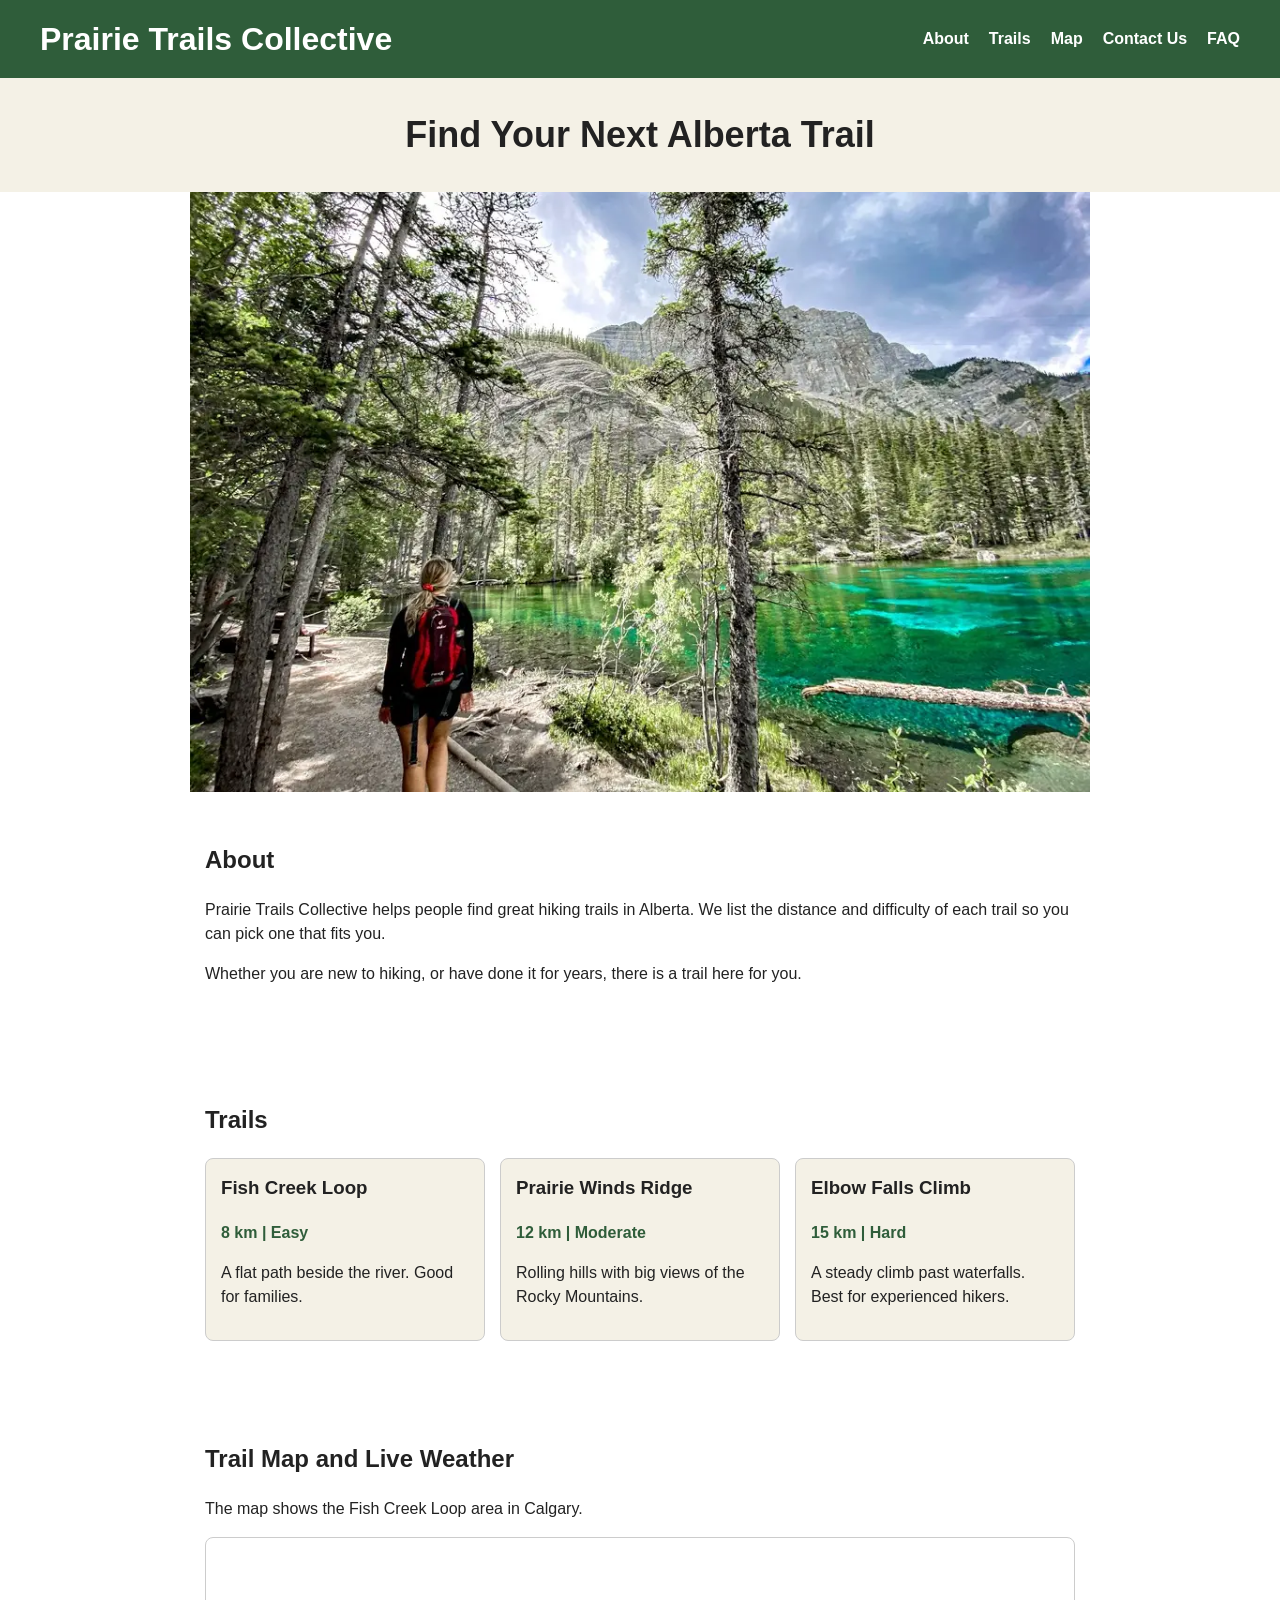
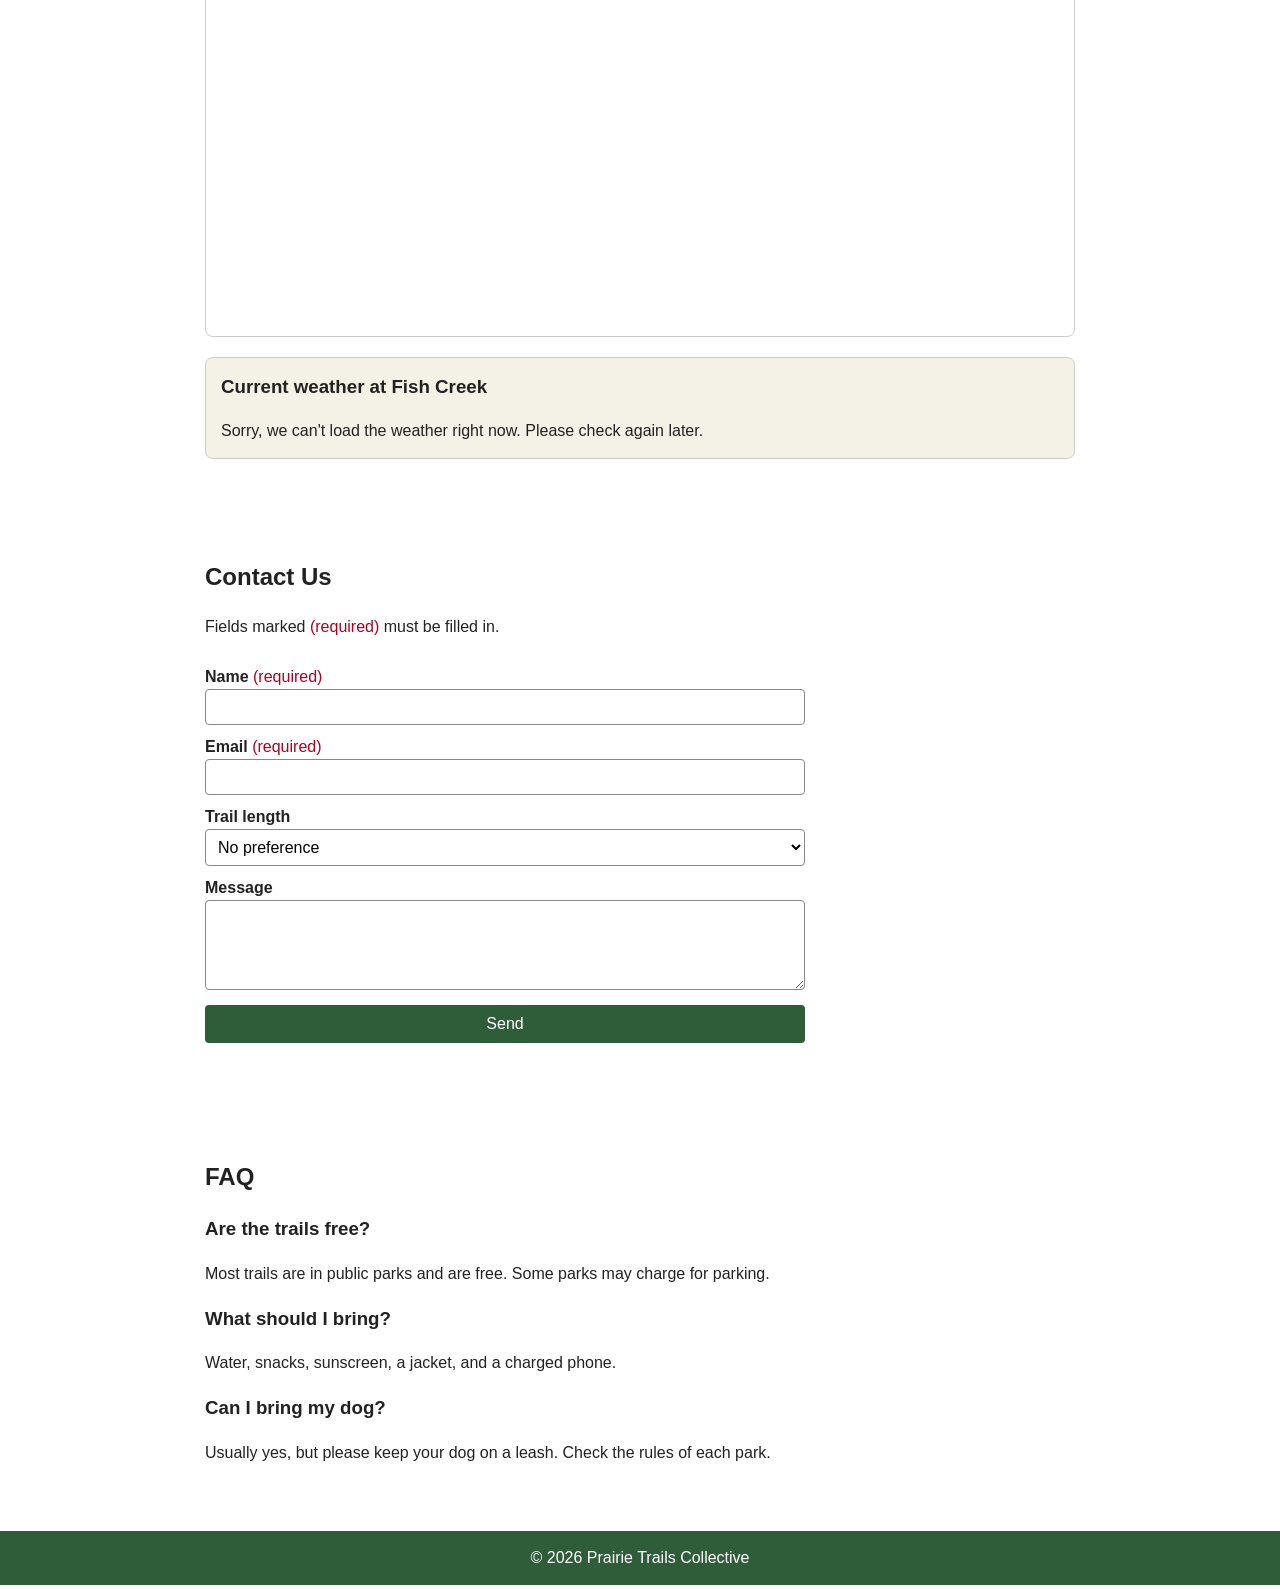
<file: index.html>
<!DOCTYPE html>
<html lang="en">
<head>
  <meta charset="UTF-8">
  <meta name="viewport" content="width=device-width, initial-scale=1.0">
  <title>Explore Alberta Trails | Interactive Map and Live Weather</title>

  <!-- SEO and AIO metadata -->
  <meta name="description" content="Find real-time weather and route info for beginner-friendly Alberta trails.">
  <meta name="author" content="Sean Kinnear">
  <meta name="robots" content="index, follow">
  <meta property="og:title" content="Explore Alberta Trails | Interactive Map and Live Weather">
  <meta property="og:description" content="Find real-time weather and route info for beginner-friendly Alberta trails.">
  <meta property="og:type" content="website">
  <meta property="og:image" content="hike-960.jpg">

  <!-- Structured data: tells search engines and AI tools what this page is -->
  <script type="application/ld+json">
  {
    "@context": "https://schema.org",
    "@type": "WebPage",
    "name": "Prairie Trails Collective",
    "description": "Beginner-friendly Alberta hiking trails with a map and live weather.",
    "inLanguage": "en-CA"
  }
  </script>

  <link rel="stylesheet" href="styles.css">
</head>
<body>

  <!-- Header: branding and navigation bar -->
  <header class="header">
    <p class="brand">Prairie Trails Collective</p>
    <nav aria-label="Main navigation">
      <ul class="nav-list">
        <li><a href="#about">About</a></li>
        <li><a href="#trails">Trails</a></li>
        <li><a href="#map">Map</a></li>
        <li><a href="#contact">Contact Us</a></li>
        <li><a href="#faq">FAQ</a></li>
      </ul>
    </nav>
  </header>

  <main id="main">
    <h1 class="page-title">Find Your Next Alberta Trail</h1>

    <!-- Hero image: WebP first, JPEG as a backup, two sizes -->
    <picture class="hero">
      <source type="image/webp"
              srcset="hike-480.webp 480w, hike-960.webp 960w"
              sizes="(min-width: 900px) 900px, 100vw">
      <img src="hike-960.jpg"
           srcset="hike-480.jpg 480w, hike-960.jpg 960w"
           sizes="(min-width: 900px) 900px, 100vw"
           width="960" height="640"
           alt="A hiker with a red backpack walks a forest trail beside a turquoise lake with mountains behind">
    </picture>

    <!-- About section -->
    <section id="about" aria-labelledby="about-heading">
      <h2 id="about-heading">About</h2>
      <p>Prairie Trails Collective helps people find great hiking trails in Alberta. We list the distance and difficulty of each trail so you can pick one that fits you.</p>
      <p>Whether you are new to hiking, or have done it for years, there is a trail here for you.</p>
    </section>

    <!-- Trails section -->
    <section id="trails" aria-labelledby="trails-heading">
      <h2 id="trails-heading">Trails</h2>
      <div class="trail-list">
        <article class="trail">
          <h3>Fish Creek Loop</h3>
          <p class="trail-info">8 km | Easy</p>
          <p>A flat path beside the river. Good for families.</p>
        </article>
        <article class="trail">
          <h3>Prairie Winds Ridge</h3>
          <p class="trail-info">12 km | Moderate</p>
          <p>Rolling hills with big views of the Rocky Mountains.</p>
        </article>
        <article class="trail">
          <h3>Elbow Falls Climb</h3>
          <p class="trail-info">15 km | Hard</p>
          <p>A steady climb past waterfalls. Best for experienced hikers.</p>
        </article>
      </div>
    </section>

    <!-- Map and live weather section -->
    <section id="map" aria-labelledby="map-heading">
      <h2 id="map-heading">Trail Map and Live Weather</h2>
      <p>The map shows the Fish Creek Loop area in Calgary.</p>

      <!-- Map from OpenStreetMap. Only loads when scrolled to.
           referrerpolicy and sandbox limit what the embed can do. -->
      <div class="map-wrapper">
        <iframe
          title="Map of the Fish Creek Loop trail area in Calgary"
          src="https://www.openstreetmap.org/export/embed.html?bbox=-114.10%2C50.88%2C-113.93%2C50.97&amp;layer=mapnik&amp;marker=50.93%2C-114.00"
          loading="lazy"
          referrerpolicy="no-referrer"
          sandbox="allow-scripts allow-same-origin"></iframe>
      </div>

      <!-- JavaScript puts the weather here -->
      <div class="weather" id="weather" aria-live="polite">
        <h3>Current weather at Fish Creek</h3>
        <p id="weather-message">Loading weather...</p>
      </div>
    </section>

    <!-- Contact Us section -->
    <section id="contact" aria-labelledby="contact-heading">
      <h2 id="contact-heading">Contact Us</h2>
      <p>Fields marked <span class="required">(required)</span> must be filled in.</p>

      <form id="contact-form" action="#" method="post">
        <label for="name">Name <span class="required">(required)</span></label>
        <input type="text" id="name" name="name" required>

        <label for="email">Email <span class="required">(required)</span></label>
        <input type="email" id="email" name="email" required>

        <label for="trail-length">Trail length</label>
        <select id="trail-length" name="trail-length">
          <option value="no preference">No preference</option>
          <option value="short (under 5 km)">Short (under 5 km)</option>
          <option value="medium (5 to 10 km)">Medium (5 to 10 km)</option>
          <option value="long (over 10 km)">Long (over 10 km)</option>
        </select>

        <label for="message">Message</label>
        <textarea id="message" name="message" rows="4"></textarea>

        <button type="submit">Send</button>
      </form>

      <!-- JavaScript puts the thank-you message here -->
      <p id="form-message" class="form-message" role="status"></p>
    </section>

    <!-- FAQ section -->
    <section id="faq" aria-labelledby="faq-heading">
      <h2 id="faq-heading">FAQ</h2>

      <h3>Are the trails free?</h3>
      <p>Most trails are in public parks and are free. Some parks may charge for parking.</p>

      <h3>What should I bring?</h3>
      <p>Water, snacks, sunscreen, a jacket, and a charged phone.</p>

      <h3>Can I bring my dog?</h3>
      <p>Usually yes, but please keep your dog on a leash. Check the rules of each park.</p>
    </section>
  </main>

  <footer class="footer">
    <p>&copy; 2026 Prairie Trails Collective</p>
  </footer>

  <!-- JavaScript file, linked at the bottom so the page loads first -->
  <script src="script.js"></script>

</body>
</html>
</file>
<file: styles.css>
/* ---------- Basic setup ---------- */

* {
  box-sizing: border-box;
}

html {
  scroll-behavior: smooth;
}

body {
  font-family: Arial, sans-serif;
  line-height: 1.5;
  margin: 0;
  color: #222222;
  background-color: #ffffff;
}

/* ---------- Header and navigation ---------- */

.header {
  background-color: #2f5d3a;
  color: white;
  padding: 15px;
  text-align: center;
}

.brand {
  margin: 0 0 10px 0;
  font-size: 1.5rem;
  font-weight: bold;
}

.nav-list {
  display: flex;
  flex-wrap: wrap;
  justify-content: center;
  gap: 10px 20px;
  list-style: none;
  margin: 0;
  padding: 0;
}

.nav-list a {
  color: white;
  font-weight: bold;
  text-decoration: none;
}

.nav-list a:hover,
.nav-list a:focus {
  text-decoration: underline;
}

/* ---------- Page title ---------- */

.page-title {
  margin: 0;
  padding: 30px 15px;
  background-color: #f4f1e6;
  text-align: center;
  font-size: 1.75rem;
}

/* ---------- Sections ---------- */

section {
  max-width: 900px;
  margin: 0 auto;
  padding: 30px 15px;
}

h2 {
  margin-top: 0;
}

/* ---------- Trails ---------- */

.trail {
  border: 1px solid #cccccc;
  border-radius: 8px;
  padding: 15px;
  margin-bottom: 15px;
  background-color: #f4f1e6;
}

.trail h3 {
  margin-top: 0;
}

.trail-info {
  font-weight: bold;
  color: #2f5d3a;
}

/* ---------- Contact form ---------- */

form {
  display: flex;
  flex-direction: column;
}

label {
  margin-top: 10px;
  font-weight: bold;
}

input,
textarea {
  padding: 8px;
  font-size: 1rem;
  border: 1px solid #888888;
  border-radius: 4px;
}

button {
  margin-top: 15px;
  padding: 10px 20px;
  font-size: 1rem;
  color: white;
  background-color: #2f5d3a;
  border: none;
  border-radius: 4px;
  cursor: pointer;
}

button:hover {
  background-color: #1f3f27;
}

/* ---------- Footer ---------- */

.footer {
  padding: 15px;
  color: white;
  background-color: #2f5d3a;
  text-align: center;
}

.footer p {
  margin: 0;
}

/* ---------- Media query 1: tablets (768px and up) ---------- */

@media (min-width: 768px) {
  .brand {
    font-size: 2rem;
  }

  .page-title {
    font-size: 2.25rem;
  }

  /* Trail cards sit side by side */
  .trail-list {
    display: flex;
    gap: 15px;
  }

  .trail {
    flex: 1;
    margin-bottom: 0;
  }

  form {
    max-width: 600px;
  }
}

/* ---------- Media query 2: desktops (992px and up) ---------- */

@media (min-width: 992px) {
  /* Brand on the left, nav on the right */
  .header {
    display: flex;
    justify-content: space-between;
    align-items: center;
    padding: 15px 40px;
    text-align: left;
  }

  .brand {
    margin-bottom: 0;
  }

  section {
    padding: 50px 15px;
  }
}

/* Assessment 2 additions */

/* Red "(required)" marker next to the labels */
.required {
  color: #b00020;
  font-weight: normal;
}

/* Dropdown looks like the other fields */
select {
  padding: 8px;
  font-size: 1rem;
  border: 1px solid #888888;
  border-radius: 4px;
  background-color: white;
}

/* Thank-you message shown after the form is sent */
.form-message {
  margin-top: 15px;
  font-weight: bold;
  color: #2f5d3a;
}

/* Assessment 3 additions */

/* Hero image scales to the screen width, but never wider than 900px */
.hero img {
  display: block;
  width: 100%;
  max-width: 900px;
  height: auto;
  margin: 0 auto;
}

/* Map: full width, taller on bigger screens */
.map-wrapper iframe {
  display: block;
  width: 100%;
  height: 300px;
  border: 1px solid #cccccc;
  border-radius: 8px;
}

/* Weather box */
.weather {
  margin-top: 20px;
  padding: 15px;
  border: 1px solid #cccccc;
  border-radius: 8px;
  background-color: #f4f1e6;
}

.weather h3 {
  margin-top: 0;
}

.weather p {
  margin-bottom: 0;
}

@media (min-width: 768px) {
  .map-wrapper iframe {
    height: 400px;
  }
}
</file>
